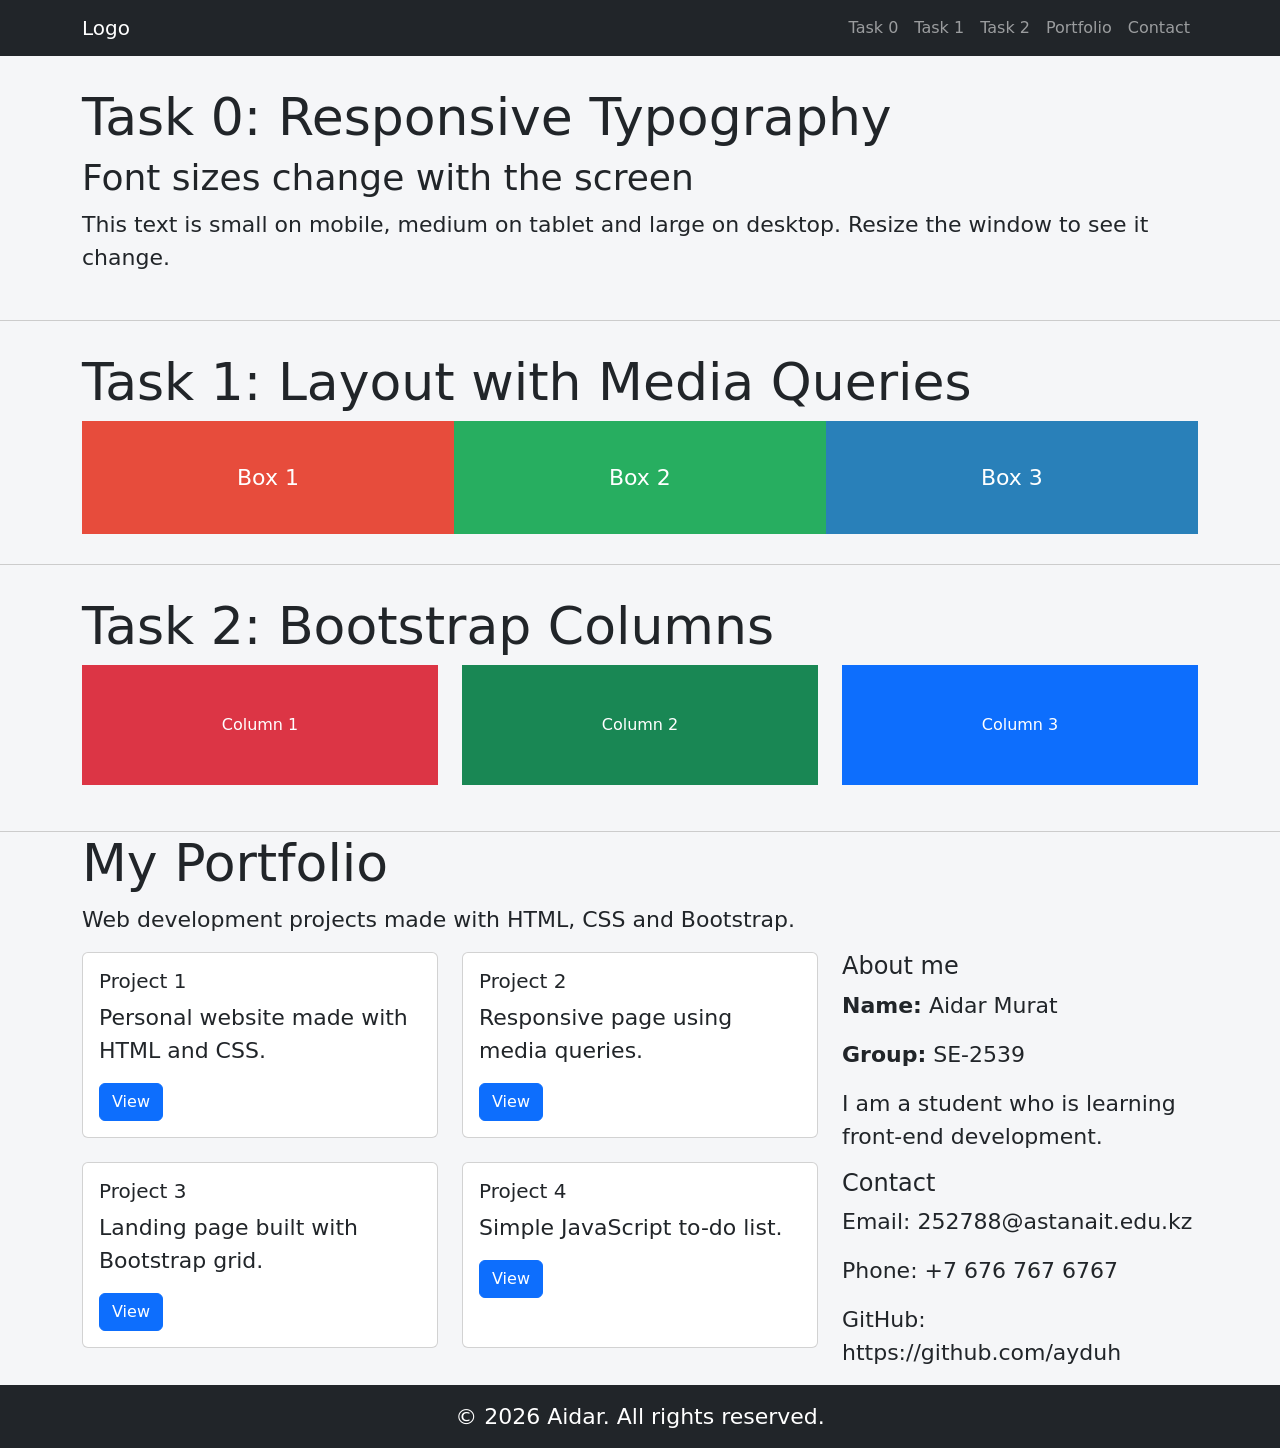
<file: index.html>
<!DOCTYPE html>
<html lang="en">
<head>
    <meta charset="UTF-8">
    <meta name="viewport" content="width=device-width, initial-scale=1.0">
    <title>Assignment 3 - Responsive Web Design</title>
    <link href="https://cdn.jsdelivr.net/npm/bootstrap@5.3.3/dist/css/bootstrap.min.css" rel="stylesheet">
    <link rel="stylesheet" href="style.css">
</head>
<body>
    <header>
    <nav class="navbar navbar-expand-lg navbar-dark bg-dark">
      <div class="container">
        <a class="navbar-brand" href="#">Logo</a>
        <button class="navbar-toggler" type="button" data-bs-toggle="collapse" data-bs-target="#menu">
          <span class="navbar-toggler-icon"></span>
        </button>
        <div class="collapse navbar-collapse" id="menu">
          <ul class="navbar-nav ms-auto">
            <li class="nav-item"><a class="nav-link" href="heading.html">Task 0</a></li>
            <li class="nav-item"><a class="nav-link" href="threeboxes.html">Task 1</a></li>
            <li class="nav-item"><a class="nav-link" href="#task2">Task 2</a></li>
            <li class="nav-item"><a class="nav-link" href="portfolio.html">Portfolio</a></li>
            <li class="nav-item"><a class="nav-link" href="#contact">Contact</a></li>
          </ul>
        </div>
      </div>
    </nav>
  </header>

  <main>
    <section id="task0">
      <div class="container">
        <h2>Task 0: Responsive Typography</h2>
        <h3>Font sizes change with the screen</h3>
        <p>This text is small on mobile, medium on tablet and large on desktop. Resize the window to see it change.</p>
      </div>
    </section>

    <section id="task1">
      <div class="container">
        <h2>Task 1: Layout with Media Queries</h2>
        <div class="t1-row">
          <div class="t1-box t1-1">Box 1</div>
          <div class="t1-box t1-2">Box 2</div>
          <div class="t1-box t1-3">Box 3</div>
        </div>
      </div>
    </section>

    <section id="task2">
      <div class="container">
        <h2>Task 2: Bootstrap Columns</h2>
        <div class="row">
          <div class="col-12 col-md-6 col-lg-4">
            <div class="p-5 mb-3 bg-danger text-white text-center">Column 1</div>
          </div>
          <div class="col-12 col-md-6 col-lg-4">
            <div class="p-5 mb-3 bg-success text-white text-center">Column 2</div>
          </div>
          <div class="col-12 col-md-12 col-lg-4">
            <div class="p-5 mb-3 bg-primary text-white text-center">Column 3</div>
          </div>
        </div>
      </div>
      </section>

      
      <div class="container">
        <h2 class="hero-title">My Portfolio</h2>
        <p class="tagline">Web development projects made with HTML, CSS and Bootstrap.</p>

        <div class="row">
          <div class="col-12 col-lg-8">
            <div class="row">
              <div class="col-12 col-md-6 mb-4">
                <div class="card h-100"><div class="card-body">
                  <h5 class="card-title">Project 1</h5>
                  <p class="card-text">Personal website made with HTML and CSS.</p>
                  <a href="#" class="btn btn-primary">View</a>
                </div></div>
              </div>
              <div class="col-12 col-md-6 mb-4">
                <div class="card h-100"><div class="card-body">
                  <h5 class="card-title">Project 2</h5>
                  <p class="card-text">Responsive page using media queries.</p>
                  <a href="#" class="btn btn-primary">View</a>
                </div></div>
              </div>
              <div class="col-12 col-md-6 mb-4">
                <div class="card h-100"><div class="card-body">
                  <h5 class="card-title">Project 3</h5>
                  <p class="card-text">Landing page built with Bootstrap grid.</p>
                  <a href="#" class="btn btn-primary">View</a>
                </div></div>
              </div>
              <div class="col-12 col-md-6 mb-4">
                <div class="card h-100"><div class="card-body">
                  <h5 class="card-title">Project 4</h5>
                  <p class="card-text">Simple JavaScript to-do list.</p>
                  <a href="#" class="btn btn-primary">View</a>
                </div></div>
              </div>
            </div>
          </div>

          <aside class="col-12 col-lg-4" id="contact">
            <div class="sidebar-box">
              <h4>About me</h4>
              <p><strong>Name:</strong> Aidar Murat</p>
              <p><strong>Group:</strong> SE-2539</p>
              <p>I am a student who is learning front-end development.</p>
              <h4>Contact</h4>
              <p>Email: 252788@astanait.edu.kz</p>
              <p class="extra-contact">Phone: +7 676 767 6767</p>
              <p class="extra-contact">GitHub: https://github.com/ayduh</p>
            </div>
          </aside>
        </div>
      </div>
  </main>
<footer class="site-footer">
  <p class="mb-0">&copy; 2026 Aidar. All rights reserved.</p>
</footer>

<script src="https://cdn.jsdelivr.net/npm/bootstrap@5.3.3/dist/js/bootstrap.bundle.min.js"></script>
</body>
</html>
</file>
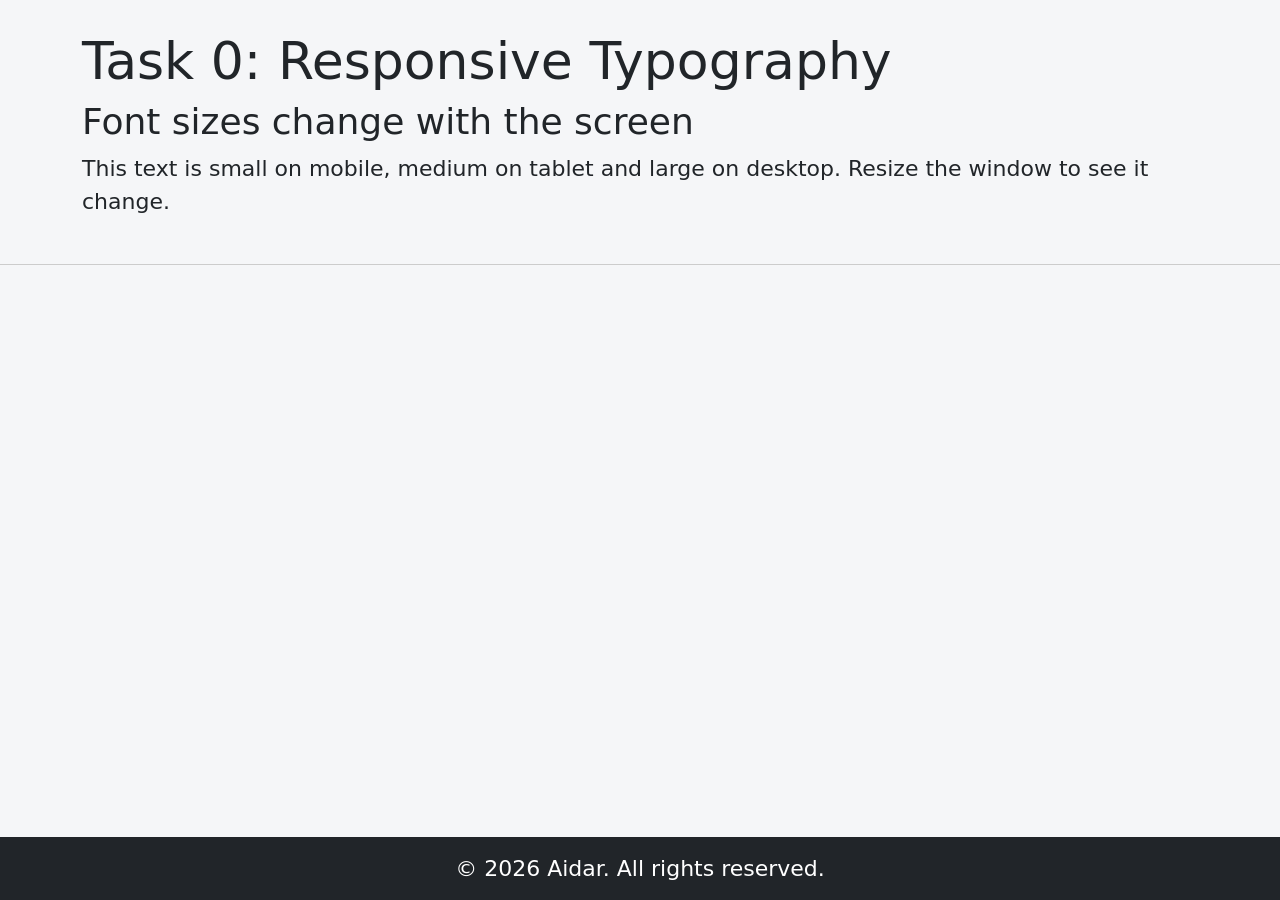
<file: heading.html>
<!DOCTYPE html>
<html>
<head>
  <meta charset="UTF-8">
  <meta name="viewport" content="width=device-width, initial-scale=1.0">
  <title>Task 1</title>
  <link href="https://cdn.jsdelivr.net/npm/bootstrap@5.3.3/dist/css/bootstrap.min.css" rel="stylesheet">
  <link rel="stylesheet" href="style.css">
</head>
<body>
  <main>

    <section id="task0">
      <div class="container">
        <h2>Task 0: Responsive Typography</h2>
        <h3>Font sizes change with the screen</h3>
        <p>This text is small on mobile, medium on tablet and large on desktop. Resize the window to see it change.</p>
      </div>
    </section>

  </main>
  <footer class="site-footer">
    <p class="mb-0">&copy; 2026 Aidar. All rights reserved.</p>
  </footer>
</body>
</html>
</file>
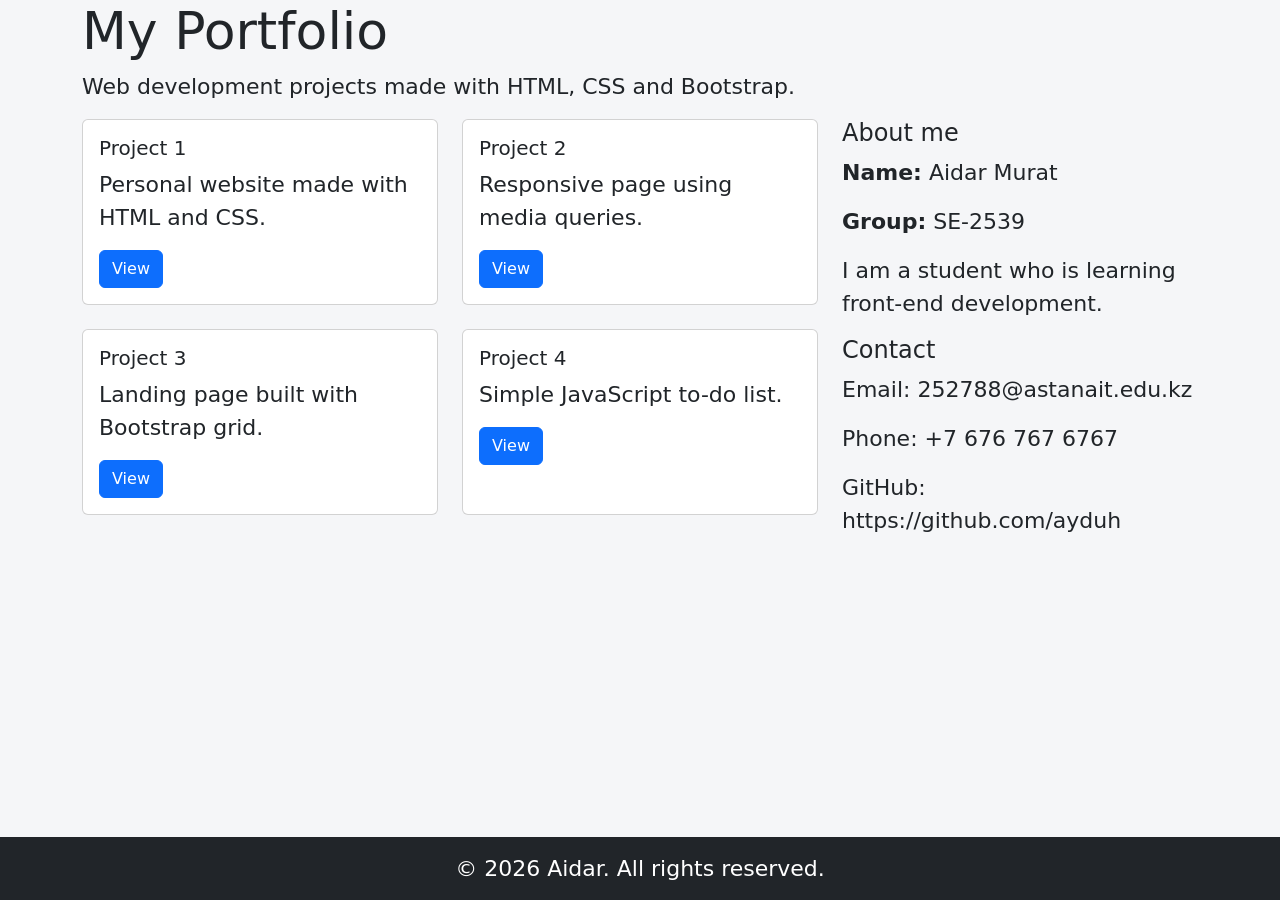
<file: portfolio.html>
<!DOCTYPE html>
<html>
<head>
  <meta charset="UTF-8">
  <meta name="viewport" content="width=device-width, initial-scale=1.0">
  <title>Task 4</title>
  <link href="https://cdn.jsdelivr.net/npm/bootstrap@5.3.3/dist/css/bootstrap.min.css" rel="stylesheet">
  <link rel="stylesheet" href="style.css">
</head>
<body>
  <main>
    
      <div class="container">
      <h2 class="hero-title">My Portfolio</h2>
      <p class="tagline">Web development projects made with HTML, CSS and Bootstrap.</p>

      <div class="row">
        <div class="col-12 col-lg-8">
          <div class="row">
            <div class="col-12 col-md-6 mb-4">
              <div class="card h-100"><div class="card-body">
                <h5 class="card-title">Project 1</h5>
                <p class="card-text">Personal website made with HTML and CSS.</p>
                <a href="#" class="btn btn-primary">View</a>
              </div></div>
            </div>
            <div class="col-12 col-md-6 mb-4">
              <div class="card h-100"><div class="card-body">
                <h5 class="card-title">Project 2</h5>
                <p class="card-text">Responsive page using media queries.</p>
                <a href="#" class="btn btn-primary">View</a>
              </div></div>
            </div>
            <div class="col-12 col-md-6 mb-4">
              <div class="card h-100"><div class="card-body">
                <h5 class="card-title">Project 3</h5>
                <p class="card-text">Landing page built with Bootstrap grid.</p>
                <a href="#" class="btn btn-primary">View</a>
              </div></div>
            </div>
            <div class="col-12 col-md-6 mb-4">
              <div class="card h-100"><div class="card-body">
                <h5 class="card-title">Project 4</h5>
                <p class="card-text">Simple JavaScript to-do list.</p>
                <a href="#" class="btn btn-primary">View</a>
              </div></div>
            </div>
          </div>
        </div>

        <aside class="col-12 col-lg-4" id="contact">
          <div class="sidebar-box">
            <h4>About me</h4>
            <p><strong>Name:</strong> Aidar Murat</p>
            <p><strong>Group:</strong> SE-2539</p>
            <p>I am a student who is learning front-end development.</p>
            <h4>Contact</h4>
            <p>Email: 252788@astanait.edu.kz</p>
            <p class="extra-contact">Phone: +7 676 767 6767</p>
            <p class="extra-contact">GitHub: https://github.com/ayduh</p>
          </div>
        </aside>
      </div>
    </div>

  </main>
  <footer class="site-footer">
    <p class="mb-0">&copy; 2026 Aidar. All rights reserved.</p>
  </footer>

  <script src="https://cdn.jsdelivr.net/npm/bootstrap@5.3.3/dist/js/bootstrap.bundle.min.js"></script>
</body>
</html>
</file>
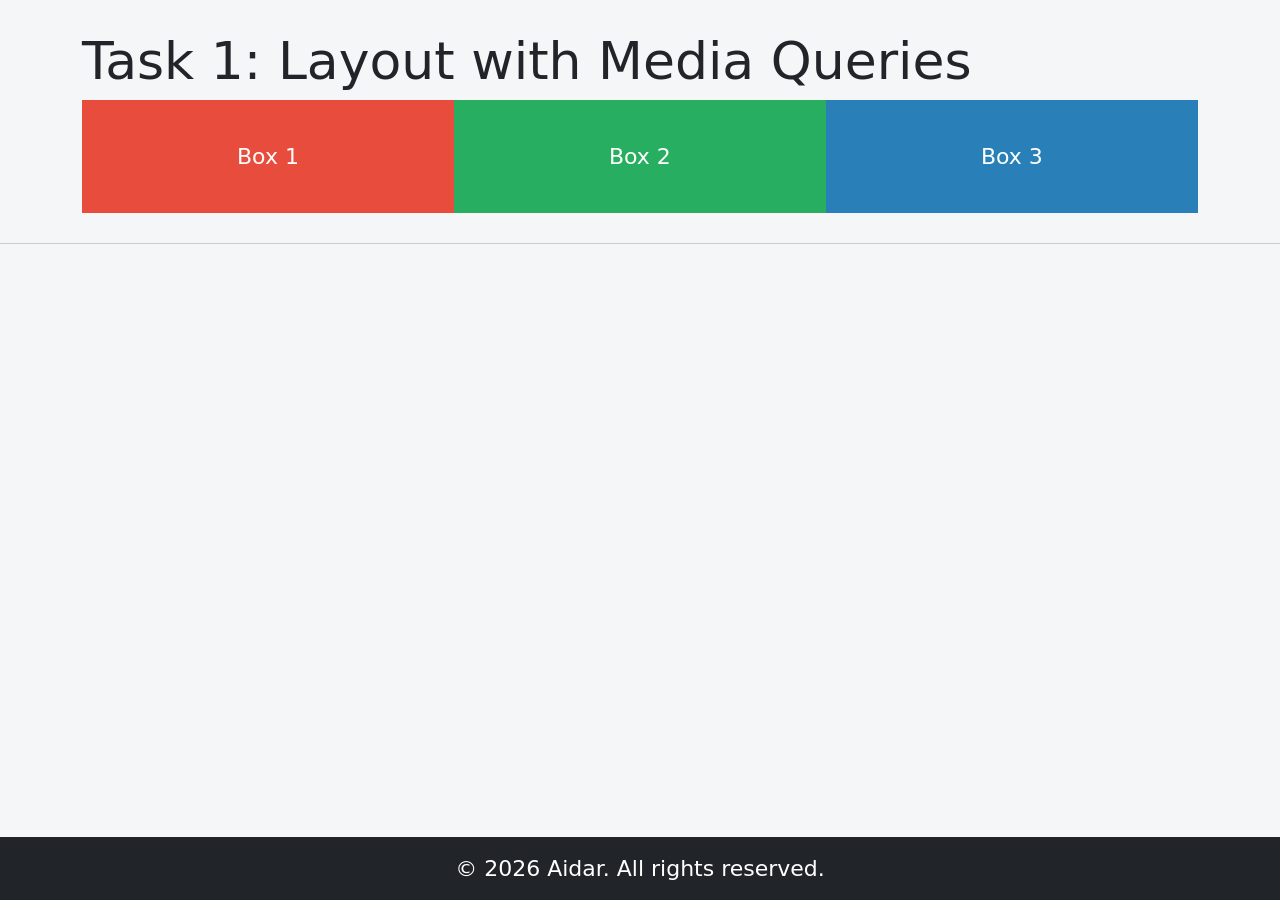
<file: threeboxes.html>
<!DOCTYPE html>
<html>
<head>
  <meta charset="UTF-8">
  <meta name="viewport" content="width=device-width, initial-scale=1.0">
  <title>Task 1</title>
  <link href="https://cdn.jsdelivr.net/npm/bootstrap@5.3.3/dist/css/bootstrap.min.css" rel="stylesheet">
  <link rel="stylesheet" href="style.css">
</head>
<body>
  <main>

    <section id="task1">
    <div class="container">
      <h2>Task 1: Layout with Media Queries</h2>
      <div class="t1-row">
        <div class="t1-box t1-1">Box 1</div>
        <div class="t1-box t1-2">Box 2</div>
        <div class="t1-box t1-3">Box 3</div>
      </div>
    </div>
  </section>

  </main>
  <footer class="site-footer">
    <p class="mb-0">&copy; 2026 Aidar. All rights reserved.</p>
  </footer>
  <script src="https://cdn.jsdelivr.net/npm/bootstrap@5.3.3/dist/js/bootstrap.bundle.min.js"></script>
</body>
</html>
</file>
<file: style.css>
body { background: #f5f6f8; display: flex; flex-direction: column; min-height: 100vh; margin: 0;}

main { flex: 1; }

html { scroll-behavior: smooth;}

section { padding: 30px 0; border-bottom: 1px solid #ccc; }

/* mobile */
body h2 { font-size: 24px; }
body h3 { font-size: 20px; }
body p  { font-size: 14px; }

/* tablet */
@media (min-width: 768px) {
	body h2 { font-size: 36px; }
	body h3 { font-size: 28px; }
	body p  { font-size: 18px; }
}
/* desktop */
@media (min-width: 992px) {
	body h2 { font-size: 52px; }
	body h3 { font-size: 36px; }
	body p  { font-size: 22px; }
}

.t1-row { display: flex; flex-wrap: wrap; }
/* desktop: 3 in a row */
.t1-box {   
	width: 33.33%;
	padding: 40px;
	text-align: center;
	color: white;
	font-size: 22px;
}
.t1-1 { background: #e74c3c; }
.t1-2 { background: #27ae60; }
.t1-3 { background: #2980b9; }
.t1-4 { background: #deda11; }

/* tablet: 2 in a row */
@media (max-width: 991px) {          
	.t1-box { width: 50%; }
}

/* MOBILE: stacked */
@media (max-width: 767px) {          
	.t1-box { width: 100%; }
}

#task4 { font-size: 16px; }
#task4 .hero-title { font-size: 40px; }
#task4 .sidebar-box { background: white; padding: 20px; border-radius: 8px; }
.site-footer { background: #212529; color: white; text-align: center; padding: 15px; margin-bottom: 0;}
.tagline, .extra-contact { display: block; }   /* visible on desktop */

@media (max-width: 991px) {          /* tablet */
	#task4 { font-size: 15px; }
	#task4 .hero-title { font-size: 32px; }
	#task4 { padding: 20px 0; }
}
@media (max-width: 767px) {          /* mobile */
	#task4 { font-size: 14px; padding: 10px 0; }
	#task4 .hero-title { font-size: 24px; }
	#task4 .sidebar-box { padding: 12px; }
	.tagline, .extra-contact { display: none; }  /* hidden on mobile */
}
</file>
